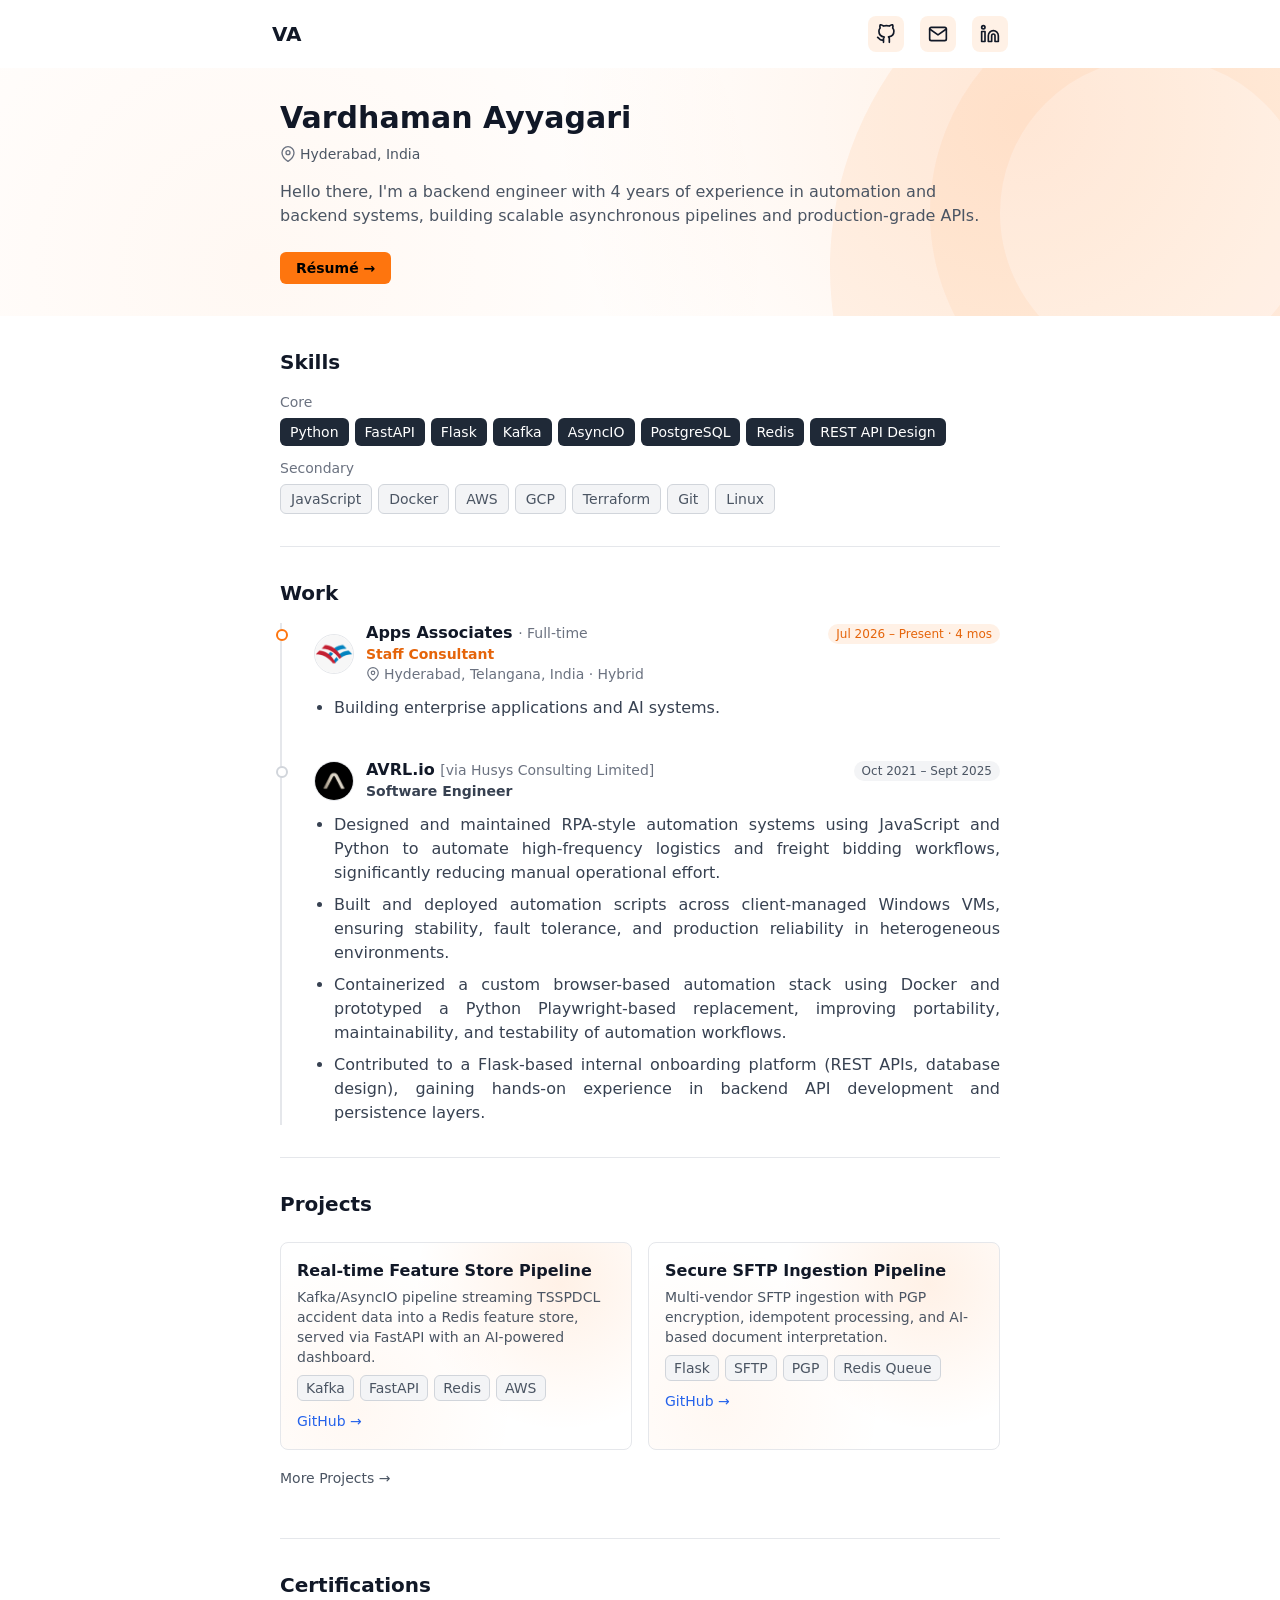
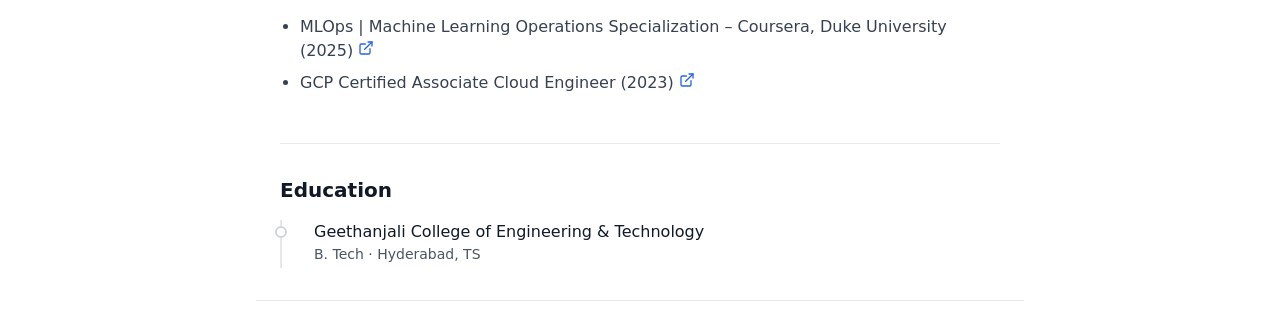
<file: index.html>
<!DOCTYPE html>
<html lang="en">

<head>
    <meta charset="UTF-8" />
    <meta name="viewport" content="width=device-width, initial-scale=1.0" />
    <link rel="apple-touch-icon" sizes="180x180" href="assets/apple-touch-icon.png">
    <link rel="icon" type="image/png" sizes="32x32" href="assets/favicon-32x32.png">
    <link rel="icon" type="image/png" sizes="16x16" href="assets/favicon-16x16.png">

    <title>Vardhaman Ayyagari</title>
    <link rel="stylesheet" href="assets/styles.css">
    <style>
        @keyframes fadeIn {
            from { opacity: 0; }
            to { opacity: 1; }
        }

        body {
            animation: fadeIn 0.5s ease-in;
        }
    </style>
</head>

<body class="bg-white text-gray-900 font-sans flex flex-col items-center">

    <!-- Navbar -->
    <nav class="w-full max-w-3xl flex justify-between items-center py-4 px-4">
        <div class="text-xl font-bold"><span class="text-gray-900">VA</span></div>
        <div class="flex items-center gap-4 text-gray-600 text-sm">

            <a href="https://github.com/Vardhu2706" target="_blank" title="GitHub"
                class="flex items-center justify-center w-9 h-9 rounded-lg bg-[#fe750e]/10 hover:bg-[#fe750e]/20 transition-colors">
                <svg class="w-5 h-5 text-gray-900" viewBox="0 0 24 24" fill="none" stroke="currentColor" stroke-width="2" stroke-linecap="round" stroke-linejoin="round" aria-hidden="true"><path d="M9 19c-5 1.5-5-2.5-7-3m14 6v-3.87a3.37 3.37 0 0 0-.94-2.61c3.14-.35 6.44-1.54 6.44-7A5.44 5.44 0 0 0 20 4.77 5.07 5.07 0 0 0 19.91 1S18.73.65 16 2.48a13.38 13.38 0 0 0-7 0C6.27.65 5.09 1 5.09 1A5.07 5.07 0 0 0 5 4.77a5.44 5.44 0 0 0-1.5 3.78c0 5.42 3.3 6.61 6.44 7A3.37 3.37 0 0 0 9 18.13V22"/></svg>
            </a>
            <a href="mailto:vardhaman.ay@gmail.com" title="Email"
                class="flex items-center justify-center w-9 h-9 rounded-lg bg-[#fe750e]/10 hover:bg-[#fe750e]/20 transition-colors">
                <svg class="w-5 h-5 text-gray-900" viewBox="0 0 24 24" fill="none" stroke="currentColor" stroke-width="2" stroke-linecap="round" stroke-linejoin="round" aria-hidden="true"><path d="M4 4h16c1.1 0 2 .9 2 2v12c0 1.1-.9 2-2 2H4c-1.1 0-2-.9-2-2V6c0-1.1.9-2 2-2z"/><polyline points="22,6 12,13 2,6"/></svg>
            </a>
            <a href="https://linkedin.com/in/vardhaman-ay" target="_blank" title="LinkedIn"
                class="flex items-center justify-center w-9 h-9 rounded-lg bg-[#fe750e]/10 hover:bg-[#fe750e]/20 transition-colors">
                <svg class="w-5 h-5 text-gray-900" viewBox="0 0 24 24" fill="none" stroke="currentColor" stroke-width="2" stroke-linecap="round" stroke-linejoin="round" aria-hidden="true"><path d="M16 8a6 6 0 0 1 6 6v7h-4v-7a2 2 0 0 0-2-2 2 2 0 0 0-2 2v7h-4v-7a6 6 0 0 1 6-6z"/><rect x="2" y="9" width="4" height="12"/><circle cx="4" cy="4" r="2"/></svg>
            </a>
        </div>
    </nav>

    <!-- Hero -->
    <section class="relative overflow-hidden w-full"
        style="background: radial-gradient(circle at 80% 20%, rgba(254,117,14,.10), transparent 45%), radial-gradient(circle at 20% 80%, rgba(254,117,14,.05), transparent 50%), #fff;">
        <div class="absolute rounded-full pointer-events-none"
            style="right:-250px; top:-150px; width:700px; height:700px; background:rgba(254,117,14,.08);"></div>
        <div class="absolute rounded-full pointer-events-none"
            style="right:-100px; top:-80px; width:450px; height:450px; border:70px solid rgba(254,117,14,.06);">
        </div>
        <div class="relative w-full max-w-3xl mx-auto px-6 py-8">
            <h1 class="text-3xl font-bold mb-2">Vardhaman Ayyagari</h1>
            <p class="flex items-center gap-1 text-sm text-gray-600">
                <svg class="w-4 h-4 text-gray-500" viewBox="0 0 24 24" fill="none" stroke="currentColor" stroke-width="2" stroke-linecap="round" stroke-linejoin="round" aria-hidden="true"><path d="M21 10c0 7-9 13-9 13s-9-6-9-13a9 9 0 0 1 18 0z"/><circle cx="12" cy="10" r="3"/></svg> Hyderabad, India
            </p>
            <p class="text-gray-600 mt-4">Hello there, I'm a backend engineer with 4 years of experience in
                automation and
                backend systems, building scalable asynchronous
                pipelines and production-grade APIs.</p>
            <a href="/Vardhaman Ayyagari Resume.pdf" target="_blank" style="background-color: #fe750e;"
                class="inline-block mt-6 whitespace-nowrap font-bold text-sm text-black px-4 py-1.5 rounded-md hover:opacity-90 transition-opacity">Résumé
                →</a>
        </div>
    </section>

    <!-- Main Content -->
    <div class="w-full max-w-3xl px-6 py-8">

        <!-- Skills -->
        <section>
            <h2 class="text-xl font-semibold mb-4">Skills</h2>
            <div>
                <p class="text-sm text-gray-500 mb-1.5">Core</p>
                <div class="flex flex-wrap gap-1.5 mb-3">
                    <span class="bg-gray-800 text-white text-sm font-medium px-2.5 py-1 rounded-md">Python</span>
                    <span class="bg-gray-800 text-white text-sm font-medium px-2.5 py-1 rounded-md">FastAPI</span>
                    <span class="bg-gray-800 text-white text-sm font-medium px-2.5 py-1 rounded-md">Flask</span>
                    <span class="bg-gray-800 text-white text-sm font-medium px-2.5 py-1 rounded-md">Kafka</span>
                    <span class="bg-gray-800 text-white text-sm font-medium px-2.5 py-1 rounded-md">AsyncIO</span>
                    <span class="bg-gray-800 text-white text-sm font-medium px-2.5 py-1 rounded-md">PostgreSQL</span>
                    <span class="bg-gray-800 text-white text-sm font-medium px-2.5 py-1 rounded-md">Redis</span>
                    <span class="bg-gray-800 text-white text-sm font-medium px-2.5 py-1 rounded-md">REST API
                        Design</span>
                </div>
                <p class="text-sm text-gray-500 mb-1.5">Secondary</p>
                <div class="flex flex-wrap gap-1.5">
                    <span
                        class="bg-gray-100 border border-gray-300 text-gray-600 text-sm px-2.5 py-1 rounded-md">JavaScript</span>
                    <span
                        class="bg-gray-100 border border-gray-300 text-gray-600 text-sm px-2.5 py-1 rounded-md">Docker</span>
                    <span class="bg-gray-100 border border-gray-300 text-gray-600 text-sm px-2.5 py-1 rounded-md"
                        title="ECS, RDS, MSK, ElastiCache, S3">AWS</span>
                    <span class="bg-gray-100 border border-gray-300 text-gray-600 text-sm px-2.5 py-1 rounded-md"
                        title="Cloud Run/Build">GCP</span>
                    <span
                        class="bg-gray-100 border border-gray-300 text-gray-600 text-sm px-2.5 py-1 rounded-md">Terraform</span>
                    <span
                        class="bg-gray-100 border border-gray-300 text-gray-600 text-sm px-2.5 py-1 rounded-md">Git</span>
                    <span
                        class="bg-gray-100 border border-gray-300 text-gray-600 text-sm px-2.5 py-1 rounded-md">Linux</span>
                </div>
            </div>
        </section>

        <!-- Work -->
        <section class="mt-8 pt-8 border-t border-gray-200">
            <h2 class="text-xl font-semibold mb-4">Work</h2>
            <div class="relative border-l-2 border-gray-200 pl-8">
                <div class="relative pb-10">
                    <span
                        class="absolute -left-8 top-1.5 w-3 h-3 -translate-x-1/2 rounded-full border-2 border-[#fe750e] bg-white"></span>
                    <div class="flex items-start sm:items-center gap-3 mb-3">
                        <img src="assets/apps_associates_logo.png" alt="Apps Associates logo" width="40" height="40"
                            class="w-10 h-10 shrink-0 rounded-full object-cover border border-gray-200" />
                        <div class="flex-1 min-w-0">
                            <div class="flex flex-col items-start gap-1 sm:flex-row sm:justify-between sm:items-baseline sm:gap-3">
                                <p class="font-semibold text-gray-900 leading-5">Apps Associates <span
                                        class="font-normal text-gray-500 text-sm">· Full-time</span></p>
                                <p class="text-xs font-medium text-[#e5640a] bg-[#fe750e]/10 px-2 py-0.5 rounded-full whitespace-nowrap">
                                    Jul 2026 – Present · 4 mos</p>
                            </div>
                            <p class="text-[#e5640a] text-sm leading-5 font-semibold">Staff Consultant</p>
                            <p class="flex items-center gap-1 text-gray-500 text-sm leading-5"><svg class="w-3.5 h-3.5" viewBox="0 0 24 24" fill="none" stroke="currentColor" stroke-width="2" stroke-linecap="round" stroke-linejoin="round" aria-hidden="true"><path d="M21 10c0 7-9 13-9 13s-9-6-9-13a9 9 0 0 1 18 0z"/><circle cx="12" cy="10" r="3"/></svg>Hyderabad, Telangana, India · Hybrid</p>
                        </div>
                    </div>
                    <ul class="list-disc ml-5 space-y-2 sm:text-justify">
                        <li class="text-gray-700">Building enterprise applications and AI systems.</li>
                    </ul>
                </div>
                <div class="relative">
                    <span
                        class="absolute -left-8 top-1.5 w-3 h-3 -translate-x-1/2 rounded-full border-2 border-gray-300 bg-white"></span>
                    <div class="flex items-start sm:items-center gap-3 mb-3">
                        <img src="assets/advanced_voice_research_labs_logo.png" alt="AVRL.io logo" width="40" height="40"
                            class="w-10 h-10 shrink-0 rounded-full object-cover border border-gray-200" />
                        <div class="flex-1 min-w-0">
                            <div class="flex flex-col items-start gap-1 sm:flex-row sm:justify-between sm:items-baseline sm:gap-3">
                                <p class="font-semibold text-gray-900 leading-5">AVRL.io <span
                                        class="font-normal text-gray-500 text-sm">[via Husys Consulting Limited]</span></p>
                                <p class="text-xs font-medium text-gray-600 bg-gray-100 px-2 py-0.5 rounded-full whitespace-nowrap">
                                    Oct 2021 – Sept 2025</p>
                            </div>
                            <p class="text-gray-700 text-sm leading-5 font-semibold">Software Engineer</p>
                        </div>
                    </div>
                    <ul class="list-disc ml-5 space-y-2 sm:text-justify">
                        <li class="text-gray-700">Designed and maintained RPA-style automation systems using
                            JavaScript and
                            Python to automate high-frequency logistics and freight bidding workflows, significantly
                            reducing
                            manual operational
                            effort.</li>
                        <li class="text-gray-700">Built and deployed automation scripts across client-managed
                            Windows VMs,
                            ensuring stability, fault tolerance,
                            and production reliability in heterogeneous environments.</li>
                        <li class="text-gray-700">Containerized a custom browser-based automation stack using
                            Docker and
                            prototyped a Python
                            Playwright-based replacement, improving portability, maintainability, and testability of
                            automation
                            workflows.</li>
                        <li class="text-gray-700">Contributed to a Flask-based internal onboarding platform
                            (REST APIs,
                            database
                            design), gaining hands-on
                            experience in backend API development and persistence layers.</li>
                    </ul>
                </div>
            </div>
        </section>



        <!-- Projects -->
        <section class="mt-8 pt-8 border-t border-gray-200">
            <h2 class="text-xl font-semibold mb-6">Projects</h2>
            <div class="grid gap-4 md:grid-cols-2">
                <div class="relative overflow-hidden border p-4 rounded-lg hover:shadow"
                    style="background: radial-gradient(circle at 80% 20%, rgba(254,117,14,.10), transparent 45%), radial-gradient(circle at 20% 80%, rgba(254,117,14,.05), transparent 50%), #fff;">
                    <h3 class="text-base font-semibold mb-1">Real-time Feature Store Pipeline</h3>
                    <p class="text-gray-600 text-sm mb-2">Kafka/AsyncIO pipeline streaming TSSPDCL accident data into
                        a Redis feature store, served via FastAPI with an AI-powered dashboard.</p>
                    <div class="flex flex-wrap gap-1.5 mb-2">
                        <span class="text-sm bg-gray-100 text-gray-600 px-2 py-0.5 rounded-md border border-gray-300">Kafka</span>
                        <span class="text-sm bg-gray-100 text-gray-600 px-2 py-0.5 rounded-md border border-gray-300">FastAPI</span>
                        <span class="text-sm bg-gray-100 text-gray-600 px-2 py-0.5 rounded-md border border-gray-300">Redis</span>
                        <span class="text-sm bg-gray-100 text-gray-600 px-2 py-0.5 rounded-md border border-gray-300">AWS</span>
                    </div>
                    <a href="https://github.com/Vardhu2706/py-tsspdcl-feature-store" class="text-blue-600 text-sm"
                        target="_blank">GitHub →</a>
                </div>

                <div class="relative overflow-hidden border p-4 rounded-lg hover:shadow"
                    style="background: radial-gradient(circle at 80% 20%, rgba(254,117,14,.10), transparent 45%), radial-gradient(circle at 20% 80%, rgba(254,117,14,.05), transparent 50%), #fff;">
                    <h3 class="text-base font-semibold mb-1">Secure SFTP Ingestion Pipeline</h3>
                    <p class="text-gray-600 text-sm mb-2">Multi-vendor SFTP ingestion with PGP encryption, idempotent
                        processing, and AI-based document interpretation.</p>
                    <div class="flex flex-wrap gap-1.5 mb-2">
                        <span class="text-sm bg-gray-100 text-gray-600 px-2 py-0.5 rounded-md border border-gray-300">Flask</span>
                        <span class="text-sm bg-gray-100 text-gray-600 px-2 py-0.5 rounded-md border border-gray-300">SFTP</span>
                        <span class="text-sm bg-gray-100 text-gray-600 px-2 py-0.5 rounded-md border border-gray-300">PGP</span>
                        <span class="text-sm bg-gray-100 text-gray-600 px-2 py-0.5 rounded-md border border-gray-300">Redis Queue</span>
                    </div>
                    <a href="https://github.com/Vardhu2706/py-sftp-ingestion-consumer" class="text-blue-600 text-sm"
                        target="_blank">GitHub →</a>
                </div>
            </div>
            <div class="mt-4">
                <a href="https://github.com/Vardhu2706" class="text-sm text-gray-600 hover:underline">More Projects
                    →</a>
            </div>
        </section>

        <!-- Certifications -->
        <section class="mt-12 pt-8 border-t border-gray-200">
            <h2 class="text-xl font-semibold mb-4">Certifications</h2>
            <ul class="list-disc ml-5 text-gray-700">
                <li class="mb-2">
                    <span class="font-medium">MLOps | Machine Learning Operations Specialization – Coursera,
                        Duke University (2025)</span>
                    <a href="https://coursera.org/share/16c1f2165d7afe8e931ccf6c03e40060" target="_blank"
                        class="inline-flex text-blue-600 hover:opacity-80" title="View Credential">
                        <svg class="w-4 h-4" viewBox="0 0 24 24" fill="none" stroke="currentColor" stroke-width="2" stroke-linecap="round" stroke-linejoin="round" aria-hidden="true"><path d="M18 13v6a2 2 0 0 1-2 2H5a2 2 0 0 1-2-2V8a2 2 0 0 1 2-2h6"/><polyline points="15 3 21 3 21 9"/><line x1="10" y1="14" x2="21" y2="3"/></svg>
                    </a>
                </li>
                <li class="mb-2">
                    <span class="font-medium">GCP Certified Associate Cloud Engineer (2023)</span>
                    <a href="https://www.credly.com/badges/7259c016-9c98-4419-9008-e99520558458" target="_blank"
                        class="inline-flex text-blue-600 hover:opacity-80" title="View Credential">
                        <svg class="w-4 h-4" viewBox="0 0 24 24" fill="none" stroke="currentColor" stroke-width="2" stroke-linecap="round" stroke-linejoin="round" aria-hidden="true"><path d="M18 13v6a2 2 0 0 1-2 2H5a2 2 0 0 1-2-2V8a2 2 0 0 1 2-2h6"/><polyline points="15 3 21 3 21 9"/><line x1="10" y1="14" x2="21" y2="3"/></svg>
                    </a>
                </li>

            </ul>
        </section>

        <!-- Education -->
        <section class="mt-12 pt-8 border-t border-gray-200">
            <h2 class="text-xl font-semibold mb-4">Education</h2>
            <div class="relative border-l-2 border-gray-200 pl-8">
                <span
                    class="absolute -left-px top-1.5 w-3 h-3 -translate-x-1/2 rounded-full border-2 border-gray-300 bg-white"></span>
                <div class="pb-1">
                    <p class="font-medium">Geethanjali College of Engineering & Technology</p>
                    <p class="text-gray-600 text-sm">B. Tech · Hyderabad, TS</p>
                </div>
            </div>
        </section>

    </div>

    <!-- Footer -->
    <footer class="w-full max-w-3xl text-sm text-gray-500 border-t py-4 px-6 text-center">

    </footer>

</body>

</html>
</file>
<file: assets/styles.css>
*,:after,:before{--tw-border-spacing-x:0;--tw-border-spacing-y:0;--tw-translate-x:0;--tw-translate-y:0;--tw-rotate:0;--tw-skew-x:0;--tw-skew-y:0;--tw-scale-x:1;--tw-scale-y:1;--tw-pan-x: ;--tw-pan-y: ;--tw-pinch-zoom: ;--tw-scroll-snap-strictness:proximity;--tw-gradient-from-position: ;--tw-gradient-via-position: ;--tw-gradient-to-position: ;--tw-ordinal: ;--tw-slashed-zero: ;--tw-numeric-figure: ;--tw-numeric-spacing: ;--tw-numeric-fraction: ;--tw-ring-inset: ;--tw-ring-offset-width:0px;--tw-ring-offset-color:#fff;--tw-ring-color:rgba(59,130,246,.5);--tw-ring-offset-shadow:0 0 #0000;--tw-ring-shadow:0 0 #0000;--tw-shadow:0 0 #0000;--tw-shadow-colored:0 0 #0000;--tw-blur: ;--tw-brightness: ;--tw-contrast: ;--tw-grayscale: ;--tw-hue-rotate: ;--tw-invert: ;--tw-saturate: ;--tw-sepia: ;--tw-drop-shadow: ;--tw-backdrop-blur: ;--tw-backdrop-brightness: ;--tw-backdrop-contrast: ;--tw-backdrop-grayscale: ;--tw-backdrop-hue-rotate: ;--tw-backdrop-invert: ;--tw-backdrop-opacity: ;--tw-backdrop-saturate: ;--tw-backdrop-sepia: ;--tw-contain-size: ;--tw-contain-layout: ;--tw-contain-paint: ;--tw-contain-style: }::backdrop{--tw-border-spacing-x:0;--tw-border-spacing-y:0;--tw-translate-x:0;--tw-translate-y:0;--tw-rotate:0;--tw-skew-x:0;--tw-skew-y:0;--tw-scale-x:1;--tw-scale-y:1;--tw-pan-x: ;--tw-pan-y: ;--tw-pinch-zoom: ;--tw-scroll-snap-strictness:proximity;--tw-gradient-from-position: ;--tw-gradient-via-position: ;--tw-gradient-to-position: ;--tw-ordinal: ;--tw-slashed-zero: ;--tw-numeric-figure: ;--tw-numeric-spacing: ;--tw-numeric-fraction: ;--tw-ring-inset: ;--tw-ring-offset-width:0px;--tw-ring-offset-color:#fff;--tw-ring-color:rgba(59,130,246,.5);--tw-ring-offset-shadow:0 0 #0000;--tw-ring-shadow:0 0 #0000;--tw-shadow:0 0 #0000;--tw-shadow-colored:0 0 #0000;--tw-blur: ;--tw-brightness: ;--tw-contrast: ;--tw-grayscale: ;--tw-hue-rotate: ;--tw-invert: ;--tw-saturate: ;--tw-sepia: ;--tw-drop-shadow: ;--tw-backdrop-blur: ;--tw-backdrop-brightness: ;--tw-backdrop-contrast: ;--tw-backdrop-grayscale: ;--tw-backdrop-hue-rotate: ;--tw-backdrop-invert: ;--tw-backdrop-opacity: ;--tw-backdrop-saturate: ;--tw-backdrop-sepia: ;--tw-contain-size: ;--tw-contain-layout: ;--tw-contain-paint: ;--tw-contain-style: }/*! tailwindcss v3.4.17 | MIT License | https://tailwindcss.com*/*,:after,:before{border:0 solid #e5e7eb;box-sizing:border-box}:after,:before{--tw-content:""}:host,html{line-height:1.5;-webkit-text-size-adjust:100%;font-family:ui-sans-serif,system-ui,sans-serif,Apple Color Emoji,Segoe UI Emoji,Segoe UI Symbol,Noto Color Emoji;font-feature-settings:normal;font-variation-settings:normal;-moz-tab-size:4;-o-tab-size:4;tab-size:4;-webkit-tap-highlight-color:transparent}body{line-height:inherit;margin:0}hr{border-top-width:1px;color:inherit;height:0}abbr:where([title]){-webkit-text-decoration:underline dotted;text-decoration:underline dotted}h1,h2,h3,h4,h5,h6{font-size:inherit;font-weight:inherit}a{color:inherit;text-decoration:inherit}b,strong{font-weight:bolder}code,kbd,pre,samp{font-family:ui-monospace,SFMono-Regular,Menlo,Monaco,Consolas,Liberation Mono,Courier New,monospace;font-feature-settings:normal;font-size:1em;font-variation-settings:normal}small{font-size:80%}sub,sup{font-size:75%;line-height:0;position:relative;vertical-align:baseline}sub{bottom:-.25em}sup{top:-.5em}table{border-collapse:collapse;border-color:inherit;text-indent:0}button,input,optgroup,select,textarea{color:inherit;font-family:inherit;font-feature-settings:inherit;font-size:100%;font-variation-settings:inherit;font-weight:inherit;letter-spacing:inherit;line-height:inherit;margin:0;padding:0}button,select{text-transform:none}button,input:where([type=button]),input:where([type=reset]),input:where([type=submit]){-webkit-appearance:button;background-color:transparent;background-image:none}:-moz-focusring{outline:auto}:-moz-ui-invalid{box-shadow:none}progress{vertical-align:baseline}::-webkit-inner-spin-button,::-webkit-outer-spin-button{height:auto}[type=search]{-webkit-appearance:textfield;outline-offset:-2px}::-webkit-search-decoration{-webkit-appearance:none}::-webkit-file-upload-button{-webkit-appearance:button;font:inherit}summary{display:list-item}blockquote,dd,dl,figure,h1,h2,h3,h4,h5,h6,hr,p,pre{margin:0}fieldset{margin:0}fieldset,legend{padding:0}menu,ol,ul{list-style:none;margin:0;padding:0}dialog{padding:0}textarea{resize:vertical}input::-moz-placeholder,textarea::-moz-placeholder{color:#9ca3af;opacity:1}input::placeholder,textarea::placeholder{color:#9ca3af;opacity:1}[role=button],button{cursor:pointer}:disabled{cursor:default}audio,canvas,embed,iframe,img,object,svg,video{display:block;vertical-align:middle}img,video{height:auto;max-width:100%}[hidden]:where(:not([hidden=until-found])){display:none}.pointer-events-none{pointer-events:none}.absolute{position:absolute}.relative{position:relative}.-left-8{left:-2rem}.-left-px{left:-1px}.top-1\.5{top:.375rem}.mx-auto{margin-left:auto;margin-right:auto}.mb-1{margin-bottom:.25rem}.mb-1\.5{margin-bottom:.375rem}.mb-2{margin-bottom:.5rem}.mb-3{margin-bottom:.75rem}.mb-4{margin-bottom:1rem}.mb-6{margin-bottom:1.5rem}.ml-5{margin-left:1.25rem}.mt-12{margin-top:3rem}.mt-4{margin-top:1rem}.mt-6{margin-top:1.5rem}.mt-8{margin-top:2rem}.inline-block{display:inline-block}.flex{display:flex}.inline-flex{display:inline-flex}.grid{display:grid}.h-10{height:2.5rem}.h-3{height:.75rem}.h-3\.5{height:.875rem}.h-4{height:1rem}.h-5{height:1.25rem}.h-9{height:2.25rem}.min-h-screen{min-height:100vh}.w-10{width:2.5rem}.w-3{width:.75rem}.w-3\.5{width:.875rem}.w-4{width:1rem}.w-5{width:1.25rem}.w-9{width:2.25rem}.w-full{width:100%}.min-w-0{min-width:0}.max-w-3xl{max-width:48rem}.flex-1{flex:1 1 0%}.shrink-0{flex-shrink:0}.-translate-x-1\/2{--tw-translate-x:-50%;transform:translate(var(--tw-translate-x),var(--tw-translate-y)) rotate(var(--tw-rotate)) skewX(var(--tw-skew-x)) skewY(var(--tw-skew-y)) scaleX(var(--tw-scale-x)) scaleY(var(--tw-scale-y))}.list-disc{list-style-type:disc}.flex-col{flex-direction:column}.flex-wrap{flex-wrap:wrap}.items-start{align-items:flex-start}.items-center{align-items:center}.justify-center{justify-content:center}.justify-between{justify-content:space-between}.gap-1{gap:.25rem}.gap-1\.5{gap:.375rem}.gap-2{gap:.5rem}.gap-3{gap:.75rem}.gap-4{gap:1rem}.space-y-2>:not([hidden])~:not([hidden]){--tw-space-y-reverse:0;margin-bottom:calc(.5rem*var(--tw-space-y-reverse));margin-top:calc(.5rem*(1 - var(--tw-space-y-reverse)))}.overflow-hidden{overflow:hidden}.whitespace-nowrap{white-space:nowrap}.rounded-full{border-radius:9999px}.rounded-lg{border-radius:.5rem}.rounded-md{border-radius:.375rem}.border{border-width:1px}.border-2{border-width:2px}.border-l-2{border-left-width:2px}.border-t{border-top-width:1px}.border-\[\#fe750e\]{--tw-border-opacity:1;border-color:rgb(254 117 14/var(--tw-border-opacity,1))}.border-gray-200{--tw-border-opacity:1;border-color:rgb(229 231 235/var(--tw-border-opacity,1))}.border-gray-300{--tw-border-opacity:1;border-color:rgb(209 213 219/var(--tw-border-opacity,1))}.bg-\[\#fe750e\]\/10{background-color:rgba(254,117,14,.1)}.bg-gray-100{--tw-bg-opacity:1;background-color:rgb(243 244 246/var(--tw-bg-opacity,1))}.bg-gray-800{--tw-bg-opacity:1;background-color:rgb(31 41 55/var(--tw-bg-opacity,1))}.bg-white{--tw-bg-opacity:1;background-color:rgb(255 255 255/var(--tw-bg-opacity,1))}.object-cover{-o-object-fit:cover;object-fit:cover}.p-4{padding:1rem}.px-2{padding-left:.5rem;padding-right:.5rem}.px-2\.5{padding-left:.625rem;padding-right:.625rem}.px-4{padding-left:1rem;padding-right:1rem}.px-6{padding-left:1.5rem;padding-right:1.5rem}.py-0\.5{padding-bottom:.125rem;padding-top:.125rem}.py-1{padding-bottom:.25rem;padding-top:.25rem}.py-1\.5{padding-bottom:.375rem;padding-top:.375rem}.py-4{padding-bottom:1rem;padding-top:1rem}.py-8{padding-bottom:2rem;padding-top:2rem}.pb-1{padding-bottom:.25rem}.pb-10{padding-bottom:2.5rem}.pl-8{padding-left:2rem}.pt-8{padding-top:2rem}.text-center{text-align:center}.font-sans{font-family:ui-sans-serif,system-ui,sans-serif,Apple Color Emoji,Segoe UI Emoji,Segoe UI Symbol,Noto Color Emoji}.text-2xl{font-size:1.5rem;line-height:2rem}.text-3xl{font-size:1.875rem;line-height:2.25rem}.text-6xl{font-size:3.75rem;line-height:1}.text-base{font-size:1rem;line-height:1.5rem}.text-sm{font-size:.875rem;line-height:1.25rem}.text-xl{font-size:1.25rem;line-height:1.75rem}.text-xs{font-size:.75rem;line-height:1rem}.font-bold{font-weight:700}.font-medium{font-weight:500}.font-normal{font-weight:400}.font-semibold{font-weight:600}.leading-5{line-height:1.25rem}.text-\[\#e5640a\]{--tw-text-opacity:1;color:rgb(229 100 10/var(--tw-text-opacity,1))}.text-black{--tw-text-opacity:1;color:rgb(0 0 0/var(--tw-text-opacity,1))}.text-blue-600{--tw-text-opacity:1;color:rgb(37 99 235/var(--tw-text-opacity,1))}.text-gray-500{--tw-text-opacity:1;color:rgb(107 114 128/var(--tw-text-opacity,1))}.text-gray-600{--tw-text-opacity:1;color:rgb(75 85 99/var(--tw-text-opacity,1))}.text-gray-700{--tw-text-opacity:1;color:rgb(55 65 81/var(--tw-text-opacity,1))}.text-gray-900{--tw-text-opacity:1;color:rgb(17 24 39/var(--tw-text-opacity,1))}.text-white{--tw-text-opacity:1;color:rgb(255 255 255/var(--tw-text-opacity,1))}.transition-colors{transition-duration:.15s;transition-property:color,background-color,border-color,text-decoration-color,fill,stroke;transition-timing-function:cubic-bezier(.4,0,.2,1)}.transition-opacity{transition-duration:.15s;transition-property:opacity;transition-timing-function:cubic-bezier(.4,0,.2,1)}.hover\:bg-\[\#fe750e\]\/20:hover{background-color:rgba(254,117,14,.2)}.hover\:underline:hover{text-decoration-line:underline}.hover\:opacity-80:hover{opacity:.8}.hover\:opacity-90:hover{opacity:.9}.hover\:shadow:hover{--tw-shadow:0 1px 3px 0 rgba(0,0,0,.1),0 1px 2px -1px rgba(0,0,0,.1);--tw-shadow-colored:0 1px 3px 0 var(--tw-shadow-color),0 1px 2px -1px var(--tw-shadow-color);box-shadow:var(--tw-ring-offset-shadow,0 0 #0000),var(--tw-ring-shadow,0 0 #0000),var(--tw-shadow)}@media (min-width:640px){.sm\:flex-row{flex-direction:row}.sm\:items-center{align-items:center}.sm\:items-baseline{align-items:baseline}.sm\:justify-between{justify-content:space-between}.sm\:gap-3{gap:.75rem}.sm\:text-justify{text-align:justify}}@media (min-width:768px){.md\:grid-cols-2{grid-template-columns:repeat(2,minmax(0,1fr))}}
</file>
